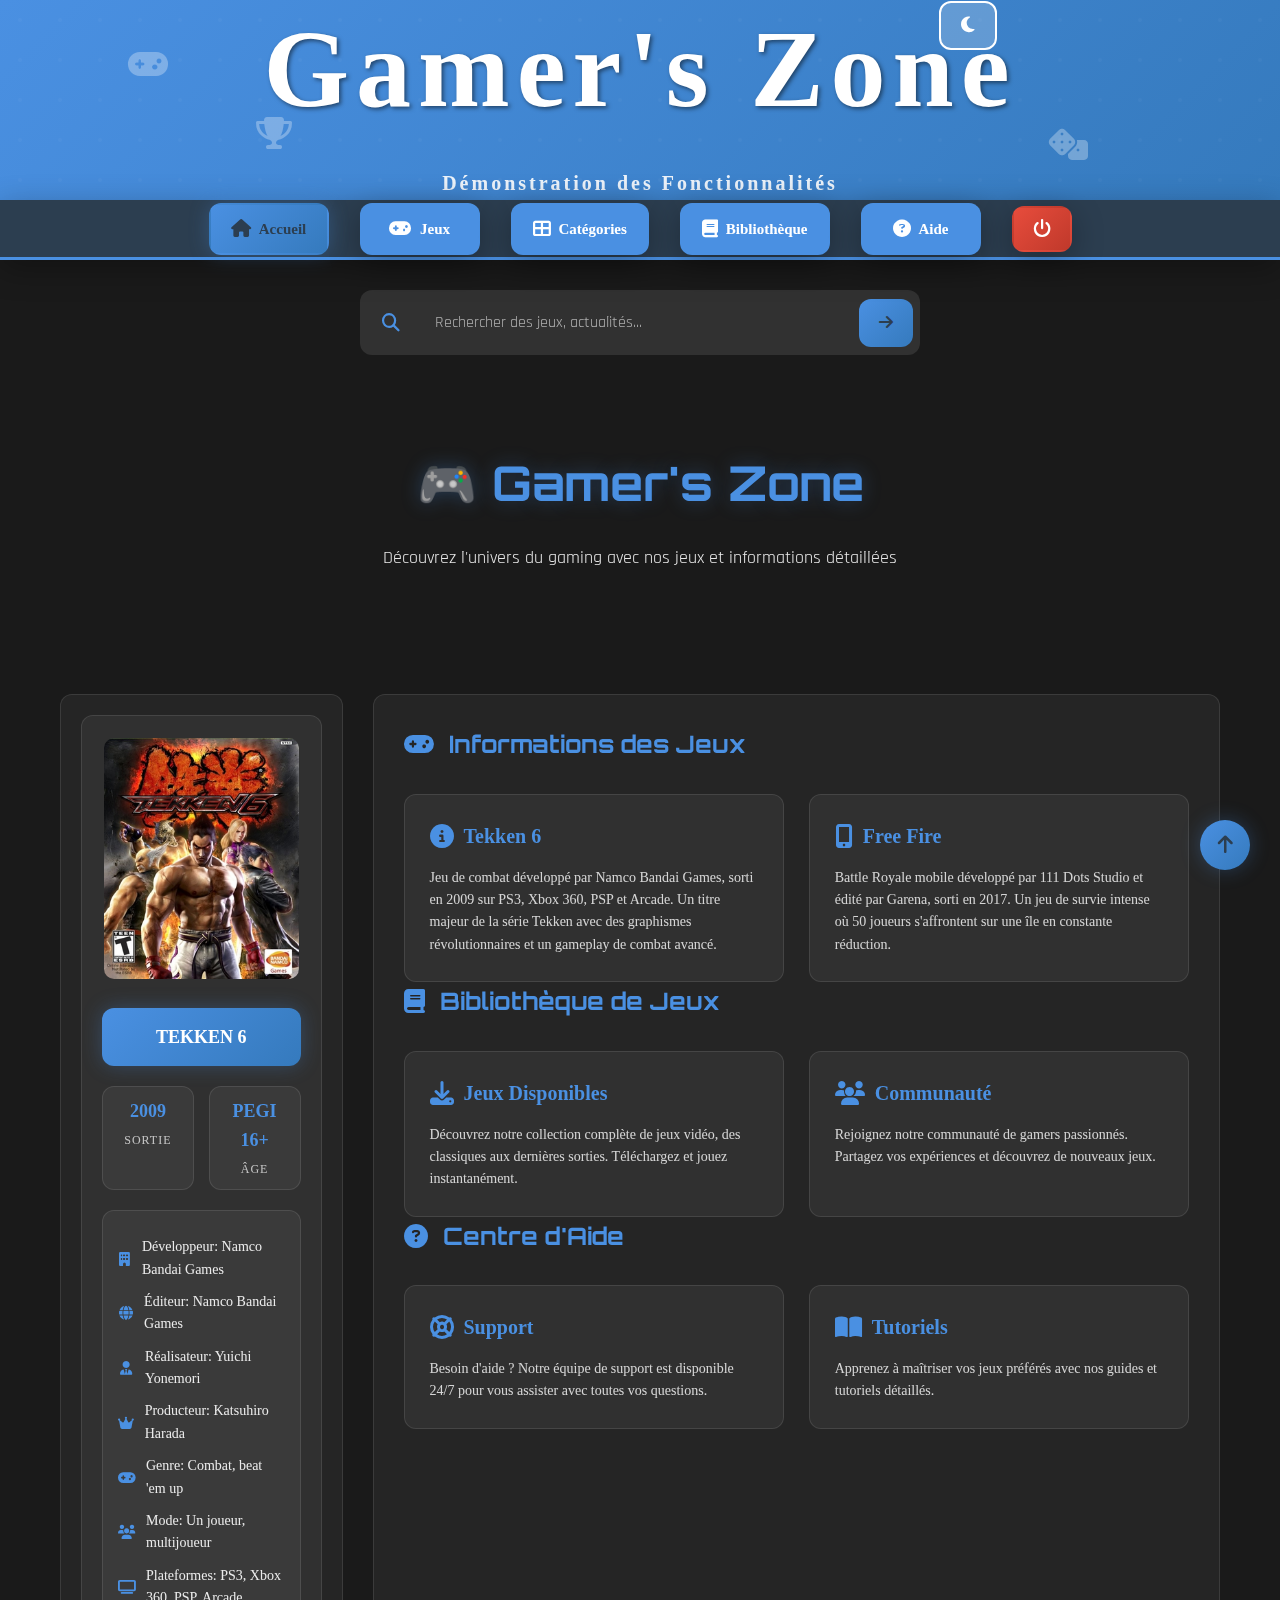
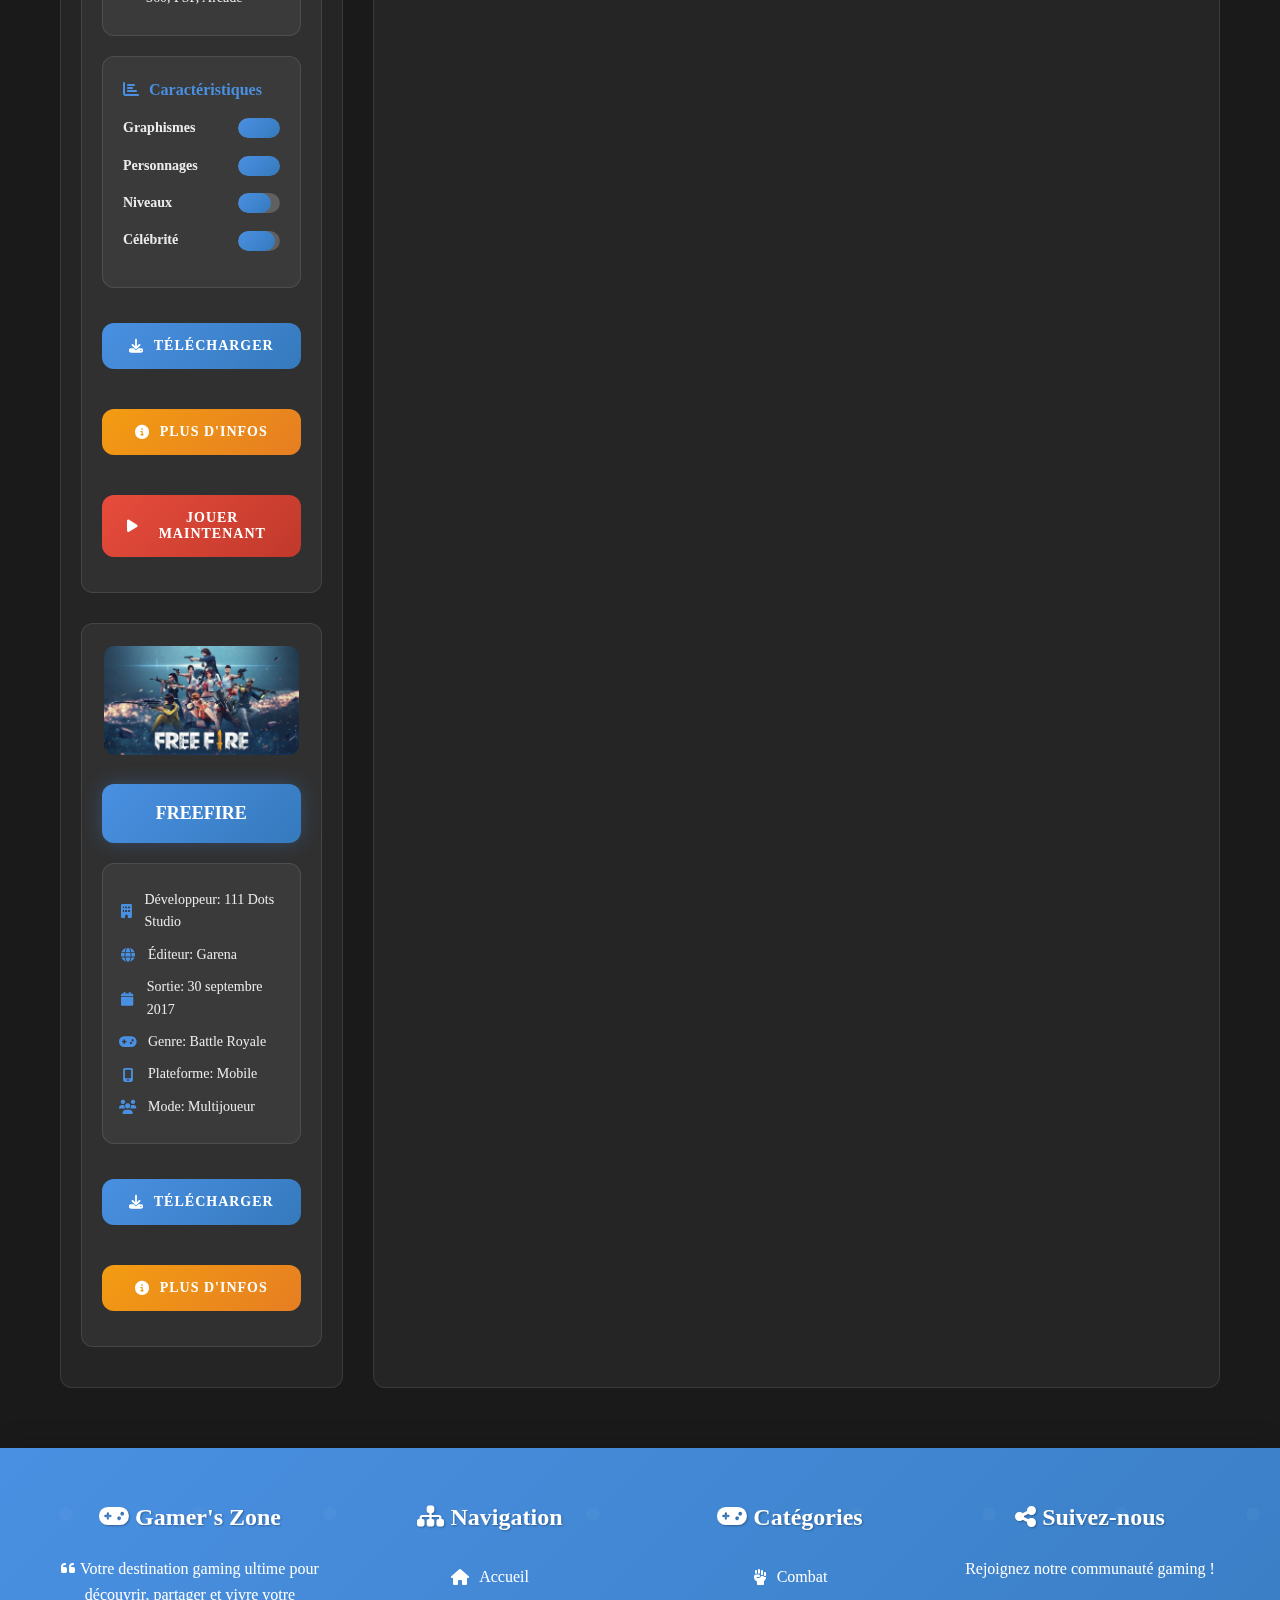
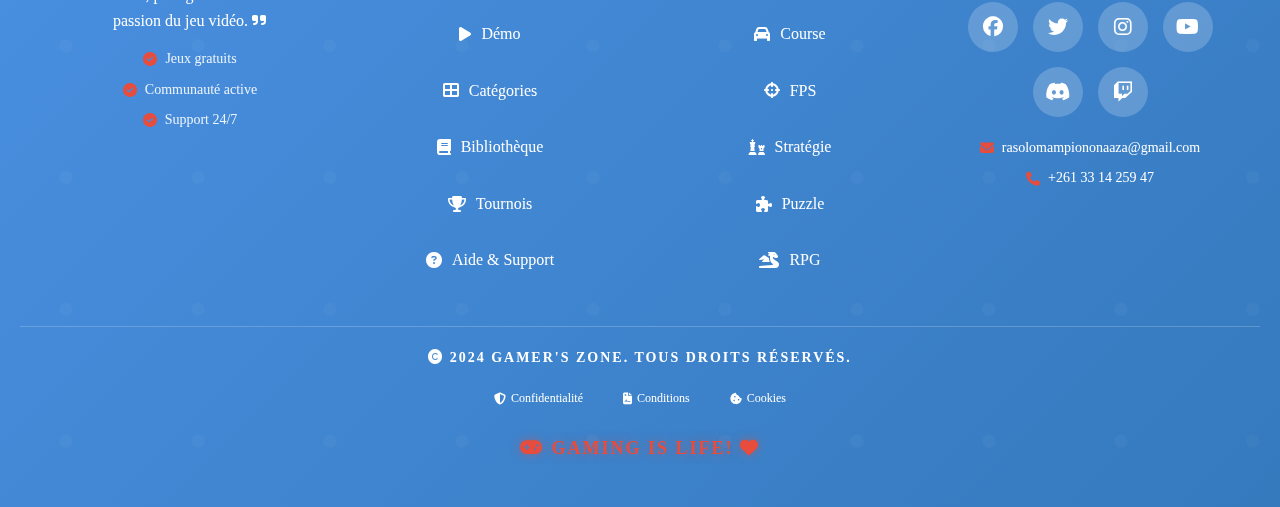
<file: index.html>
<!DOCTYPE html>
<html lang="fr">
  <head>
    <meta charset="UTF-8" />
    <meta name="viewport" content="width=device-width, initial-scale=1.0" />
    <title>Gamer's Zone - Démo des Fonctionnalités</title>
    <meta
      name="description"
      content="Démonstration des nouvelles fonctionnalités de Gamer's Zone"
    />

    <!-- Styles CSS -->
    <link rel="stylesheet" href="gamer.css" />

    <!-- Font Awesome Icons -->
    <link rel="stylesheet" href="fontawesome/css/all.min.css" />

    <!-- Google Fonts -->
    <link
      href="https://fonts.googleapis.com/css2?family=Orbitron:wght@400;700;900&family=Rajdhani:wght@300;400;500;600;700&display=swap"
      rel="stylesheet"
    />

    <!-- Script JavaScript -->
    <script src="gamer.js" defer></script>
  </head>
  <body>
    <!-- Particules d'arrière-plan -->
    <div class="gaming-particles"></div>

    <!-- Header principal -->
    <header id="accueil">
      <div class="header-content">
        <h1 class="main-title">Gamer's Zone</h1>
        <h2 class="subtitle">Démonstration des Fonctionnalités</h2>
        <div class="header-actions">
          <button class="theme-toggle" onclick="toggleTheme()">
            <i class="fas fa-moon"></i>
          </button>
        </div>
      </div>
      <div class="header-decoration">
        <div class="floating-icon"><i class="fas fa-gamepad"></i></div>
        <div class="floating-icon"><i class="fas fa-dice"></i></div>
        <div class="floating-icon"><i class="fas fa-trophy"></i></div>
      </div>
    </header>

    <!-- Navigation principale -->
    <nav class="main-nav">
      <div class="nav-container">
        <button class="menu-toggle" onclick="toggleMobileMenu()">
          <span></span>
          <span></span>
          <span></span>
        </button>
        <ul id="myMenu">
          <li>
            <a href="#accueil" class="nav-link active"
              ><i class="fas fa-home"></i> Accueil</a
            >
          </li>
          <li>
            <a href="#jeux" class="nav-link"
              ><i class="fas fa-gamepad"></i> Jeux</a
            >
          </li>
          <li>
            <a href="#categories" class="nav-link"
              ><i class="fas fa-th-large"></i> Catégories</a
            >
          </li>
          <li>
            <a href="#bibliotheque" class="nav-link"
              ><i class="fas fa-book"></i> Bibliothèque</a
            >
          </li>
          <li>
            <a href="#aide" class="nav-link"
              ><i class="fas fa-question-circle"></i> Aide</a
            >
          </li>
          <li>
            <a href="#" class="nav-link power-btn"
              ><i class="fas fa-power-off"></i
            ></a>
          </li>
        </ul>
      </div>
    </nav>

    <!-- Barre de recherche moderne -->
    <div class="search-container">
      <div class="search-wrapper">
        <i class="fas fa-search search-icon"></i>
        <input
          type="text"
          placeholder="Rechercher des jeux, actualités..."
          id="mySearch"
          onkeyup="myFunction()"
        />
        <button
          class="search-btn"
          onclick="document.getElementById('mySearch').focus()"
        >
          <i class="fas fa-arrow-right"></i>
        </button>
      </div>
    </div>

    <!-- Section de présentation -->
    <section class="hero-section">
      <div class="hero-content">
        <h3 class="hero-title">🎮 Gamer's Zone</h3>
        <p class="hero-description">
          Découvrez l'univers du gaming avec nos jeux et informations détaillées
        </p>
      </div>
    </section>

    <!-- Contenu principal -->
    <div class="contenu" id="contenu">
      <div class="wrapper">
        <aside class="sidebar" id="jeux">
          <article class="game-card">
            <div class="game-image-container">
              <img
                src="img/teken.jpg"
                alt="Tekken 6"
                id="tekken"
                class="game-image"
              />
              <div class="game-overlay">
                <i class="fas fa-play"></i>
              </div>
            </div>
            <h3 class="title">TEKKEN 6</h3>

            <!-- Statistiques du jeu -->
            <div class="game-stats">
              <div class="stat-item">
                <div class="stat-value">2009</div>
                <div class="stat-label">Sortie</div>
              </div>
              <div class="stat-item">
                <div class="stat-value">PEGI 16+</div>
                <div class="stat-label">Âge</div>
              </div>
            </div>

            <div class="game-info">
              <p>
                <i class="fas fa-building"></i> Développeur: Namco Bandai Games
              </p>
              <p><i class="fas fa-globe"></i> Éditeur: Namco Bandai Games</p>
              <p>
                <i class="fas fa-user-tie"></i> Réalisateur: Yuichi Yonemori
              </p>
              <p><i class="fas fa-crown"></i> Producteur: Katsuhiro Harada</p>
              <p><i class="fas fa-gamepad"></i> Genre: Combat, beat 'em up</p>
              <p><i class="fas fa-users"></i> Mode: Un joueur, multijoueur</p>
              <p>
                <i class="fas fa-tv"></i> Plateformes: PS3, Xbox 360, PSP,
                Arcade
              </p>
            </div>

            <!-- Barres de progression pour les caractéristiques -->
            <div class="game-characteristics">
              <h4><i class="fas fa-chart-bar"></i> Caractéristiques</h4>
              <div class="char-item">
                <span>Graphismes</span>
                <progress value="100" max="100"></progress>
              </div>
              <div class="char-item">
                <span>Personnages</span>
                <progress value="100" max="100"></progress>
              </div>
              <div class="char-item">
                <span>Niveaux</span>
                <progress value="80" max="100"></progress>
              </div>
              <div class="char-item">
                <span>Célébrité</span>
                <progress value="90" max="100"></progress>
              </div>
            </div>

            <div class="game-actions">
              <button class="installer1">
                <i class="fas fa-download"></i> Télécharger
              </button>
              <button class="installer2">
                <i class="fas fa-info-circle"></i> Plus d'infos
              </button>
              <button class="installer">
                <i class="fas fa-play"></i> Jouer maintenant
              </button>
            </div>
          </article>

          <!-- Deuxième jeu : Free Fire -->
          <article class="game-card" style="margin-top: 30px">
            <div class="game-image-container">
              <img src="img/free.jpg" alt="Free Fire" class="game-image" />
              <div class="game-overlay">
                <i class="fas fa-play"></i>
              </div>
            </div>
            <h3 class="title">FREEFIRE</h3>

            <div class="game-info">
              <p>
                <i class="fas fa-building"></i> Développeur: 111 Dots Studio
              </p>
              <p><i class="fas fa-globe"></i> Éditeur: Garena</p>
              <p><i class="fas fa-calendar"></i> Sortie: 30 septembre 2017</p>
              <p><i class="fas fa-gamepad"></i> Genre: Battle Royale</p>
              <p><i class="fas fa-mobile-alt"></i> Plateforme: Mobile</p>
              <p><i class="fas fa-users"></i> Mode: Multijoueur</p>
            </div>

            <div class="game-actions">
              <button class="installer1">
                <i class="fas fa-download"></i> Télécharger
              </button>
              <button class="installer2">
                <i class="fas fa-info-circle"></i> Plus d'infos
              </button>
            </div>
          </article>
        </aside>

        <main class="main-content">
          <section class="content-section" id="categories">
            <h2 class="section-title">
              <i class="fas fa-gamepad"></i> Informations des Jeux
            </h2>

            <div class="game-info-section">
              <div class="info-card">
                <h3><i class="fas fa-info-circle"></i> Tekken 6</h3>
                <p>
                  Jeu de combat développé par Namco Bandai Games, sorti en 2009
                  sur PS3, Xbox 360, PSP et Arcade. Un titre majeur de la série
                  Tekken avec des graphismes révolutionnaires et un gameplay de
                  combat avancé.
                </p>
              </div>

              <div class="info-card">
                <h3><i class="fas fa-mobile-alt"></i> Free Fire</h3>
                <p>
                  Battle Royale mobile développé par 111 Dots Studio et édité
                  par Garena, sorti en 2017. Un jeu de survie intense où 50
                  joueurs s'affrontent sur une île en constante réduction.
                </p>
              </div>
            </div>
          </section>

          <!-- Section Bibliothèque -->
          <section class="content-section" id="bibliotheque">
            <h2 class="section-title">
              <i class="fas fa-book"></i> Bibliothèque de Jeux
            </h2>
            <div class="game-info-section">
              <div class="info-card">
                <h3><i class="fas fa-download"></i> Jeux Disponibles</h3>
                <p>
                  Découvrez notre collection complète de jeux vidéo, des
                  classiques aux dernières sorties. Téléchargez et jouez
                  instantanément.
                </p>
              </div>
              <div class="info-card">
                <h3><i class="fas fa-users"></i> Communauté</h3>
                <p>
                  Rejoignez notre communauté de gamers passionnés. Partagez vos
                  expériences et découvrez de nouveaux jeux.
                </p>
              </div>
            </div>
          </section>

          <!-- Section Aide -->
          <section class="content-section" id="aide">
            <h2 class="section-title">
              <i class="fas fa-question-circle"></i> Centre d'Aide
            </h2>
            <div class="game-info-section">
              <div class="info-card">
                <h3><i class="fas fa-life-ring"></i> Support</h3>
                <p>
                  Besoin d'aide ? Notre équipe de support est disponible 24/7
                  pour vous assister avec toutes vos questions.
                </p>
              </div>
              <div class="info-card">
                <h3><i class="fas fa-book-open"></i> Tutoriels</h3>
                <p>
                  Apprenez à maîtriser vos jeux préférés avec nos guides et
                  tutoriels détaillés.
                </p>
              </div>
            </div>
          </section>
        </main>
      </div>
    </div>

    <!-- Footer moderne -->
    <footer>
      <div class="footer-content">
        <div class="footer-section">
          <h3><i class="fas fa-gamepad"></i> Gamer's Zone</h3>
          <p>
            <i class="fas fa-quote-left"></i> Votre destination gaming ultime
            pour découvrir, partager et vivre votre passion du jeu vidéo.
            <i class="fas fa-quote-right"></i>
          </p>
          <div class="footer-features">
            <span><i class="fas fa-check-circle"></i> Jeux gratuits</span>
            <span><i class="fas fa-check-circle"></i> Communauté active</span>
            <span><i class="fas fa-check-circle"></i> Support 24/7</span>
          </div>
        </div>
        <div class="footer-section">
          <h4><i class="fas fa-sitemap"></i> Navigation</h4>
          <ul>
            <li>
              <a href="gamer-modern.html"
                ><i class="fas fa-home"></i> Accueil</a
              >
            </li>
            <li>
              <a href="demo.html"><i class="fas fa-play"></i> Démo</a>
            </li>
            <li>
              <a href="#"><i class="fas fa-th-large"></i> Catégories</a>
            </li>
            <li>
              <a href="#"><i class="fas fa-book"></i> Bibliothèque</a>
            </li>
            <li>
              <a href="#"><i class="fas fa-trophy"></i> Tournois</a>
            </li>
            <li>
              <a href="#"
                ><i class="fas fa-question-circle"></i> Aide & Support</a
              >
            </li>
          </ul>
        </div>
        <div class="footer-section">
          <h4><i class="fas fa-gamepad"></i> Catégories</h4>
          <ul>
            <li>
              <a href="#"><i class="fas fa-fist-raised"></i> Combat</a>
            </li>
            <li>
              <a href="#"><i class="fas fa-car"></i> Course</a>
            </li>
            <li>
              <a href="#"><i class="fas fa-crosshairs"></i> FPS</a>
            </li>
            <li>
              <a href="#"><i class="fas fa-chess"></i> Stratégie</a>
            </li>
            <li>
              <a href="#"><i class="fas fa-puzzle-piece"></i> Puzzle</a>
            </li>
            <li>
              <a href="#"><i class="fas fa-dragon"></i> RPG</a>
            </li>
          </ul>
        </div>
        <div class="footer-section">
          <h4><i class="fas fa-share-alt"></i> Suivez-nous</h4>
          <p>Rejoignez notre communauté gaming !</p>
          <div class="social-links">
            <a href="#" class="social-link" title="Facebook"
              ><i class="fab fa-facebook"></i
            ></a>
            <a href="#" class="social-link" title="Twitter"
              ><i class="fab fa-twitter"></i
            ></a>
            <a href="#" class="social-link" title="Instagram"
              ><i class="fab fa-instagram"></i
            ></a>
            <a href="#" class="social-link" title="YouTube"
              ><i class="fab fa-youtube"></i
            ></a>
            <a href="#" class="social-link" title="Discord"
              ><i class="fab fa-discord"></i
            ></a>
            <a href="#" class="social-link" title="Twitch"
              ><i class="fab fa-twitch"></i
            ></a>
          </div>
          <div class="footer-contact">
            <p><i class="fas fa-envelope"></i>rasolomampiononaaza@gmail.com</p>
            <p><i class="fas fa-phone"></i> +261 33 14 259 47</p>
          </div>
        </div>
      </div>
      <div class="footer-bottom">
        <div class="footer-bottom-content">
          <p>
            <i class="fas fa-copyright"></i> 2024 Gamer's Zone. Tous droits
            réservés.
          </p>
          <div class="footer-bottom-links">
            <a href="#"><i class="fas fa-shield-alt"></i> Confidentialité</a>
            <a href="#"><i class="fas fa-file-contract"></i> Conditions</a>
            <a href="#"><i class="fas fa-cookie-bite"></i> Cookies</a>
          </div>
          <p class="footer-motto">
            <i class="fas fa-gamepad"></i> Gaming is Life!
            <i class="fas fa-heart"></i>
          </p>
        </div>
      </div>
    </footer>

    <!-- Bouton retour en haut -->
    <button
      class="back-to-top"
      onclick="window.scrollTo({top: 0, behavior: 'smooth'})"
    >
      <i class="fas fa-arrow-up"></i>
    </button>

    <script>
      // Variables globales pour le thème
      let currentTheme = "dark";

      // Fonction de changement de thème
      function toggleTheme() {
        const newTheme = currentTheme === "dark" ? "light" : "dark";
        setTheme(newTheme);

        // Sauvegarder dans le localStorage
        localStorage.setItem("gamer-theme", newTheme);

        // Mettre à jour le bouton
        const themeToggle = document.querySelector(".theme-toggle");
        if (themeToggle) {
          const icon = themeToggle.querySelector("i");
          if (icon) {
            icon.className = newTheme === "dark" ? "fas fa-sun" : "fas fa-moon";
          }
        }
      }

      // Appliquer le thème
      function setTheme(theme) {
        currentTheme = theme;
        document.documentElement.setAttribute("data-theme", theme);
      }

      // Initialisation du thème au chargement
      function initializeTheme() {
        const savedTheme = localStorage.getItem("gamer-theme") || "dark";
        setTheme(savedTheme);

        // Mettre à jour le bouton de thème
        const themeToggle = document.querySelector(".theme-toggle");
        if (themeToggle) {
          const icon = themeToggle.querySelector("i");
          if (icon) {
            icon.className =
              currentTheme === "dark" ? "fas fa-moon" : "fas fa-sun";
          }
        }
      }

      // Gestion du menu mobile
      function toggleMobileMenu() {
        const menu = document.getElementById("myMenu");
        const menuToggle = document.querySelector(".menu-toggle");

        menu.classList.toggle("nav-open");
        menuToggle.classList.toggle("active");
      }

      // Fermer le menu mobile quand on clique sur un lien
      function closeMobileMenu() {
        const menu = document.getElementById("myMenu");
        const menuToggle = document.querySelector(".menu-toggle");

        menu.classList.remove("nav-open");
        menuToggle.classList.remove("active");
      }

      // Gestion de la navigation par ancres
      function setupNavigation() {
        const navLinks = document.querySelectorAll(".nav-link");

        // Gérer le clic sur les liens de navigation
        navLinks.forEach((link) => {
          link.addEventListener("click", function (e) {
            e.preventDefault();

            // Retirer la classe active de tous les liens
            navLinks.forEach((l) => l.classList.remove("active"));

            // Ajouter la classe active au lien cliqué
            this.classList.add("active");

            // Faire défiler vers la section correspondante
            const targetId = this.getAttribute("href").substring(1);
            const targetSection = document.getElementById(targetId);

            if (targetSection) {
              targetSection.scrollIntoView({
                behavior: "smooth",
                block: "start"
              });
            }

            // Fermer le menu mobile
            closeMobileMenu();
          });
        });

        // Fermer le menu mobile quand on clique en dehors
        document.addEventListener("click", function (e) {
          const menu = document.getElementById("myMenu");
          const menuToggle = document.querySelector(".menu-toggle");

          if (!menu.contains(e.target) && !menuToggle.contains(e.target)) {
            closeMobileMenu();
          }
        });

        // Mettre en surbrillance le lien actif selon le scroll
        window.addEventListener("scroll", function () {
          const sections = document.querySelectorAll("section[id], header[id]");
          const navLinks = document.querySelectorAll(".nav-link");

          let current = "";
          sections.forEach((section) => {
            const sectionTop = section.offsetTop;
            const sectionHeight = section.clientHeight;
            if (window.pageYOffset >= sectionTop - 200) {
              current = section.getAttribute("id");
            }
          });

          navLinks.forEach((link) => {
            link.classList.remove("active");
            if (link.getAttribute("href") === `#${current}`) {
              link.classList.add("active");
            }
          });
        });
      }

      // Test automatique des fonctionnalités
      document.addEventListener("DOMContentLoaded", function () {
        // Initialiser le thème
        initializeTheme();

        // Initialiser la navigation
        setupNavigation();

        setTimeout(() => {
          console.log("🎮 Gamer's Zone - Page chargée avec succès !");
          console.log("✨ Fonctionnalités disponibles :");
          console.log("   - Mode sombre/clair (bouton en haut à droite)");
          console.log("   - Animations CSS au survol");
          console.log("   - Design responsive");
          console.log("   - Particules d'arrière-plan");
          console.log("   - Effets hover 3D sur les cartes");
          console.log("   - Navigation par ancres fluide");
        }, 1000);
      });
    </script>
  </body>
</html>
</file>
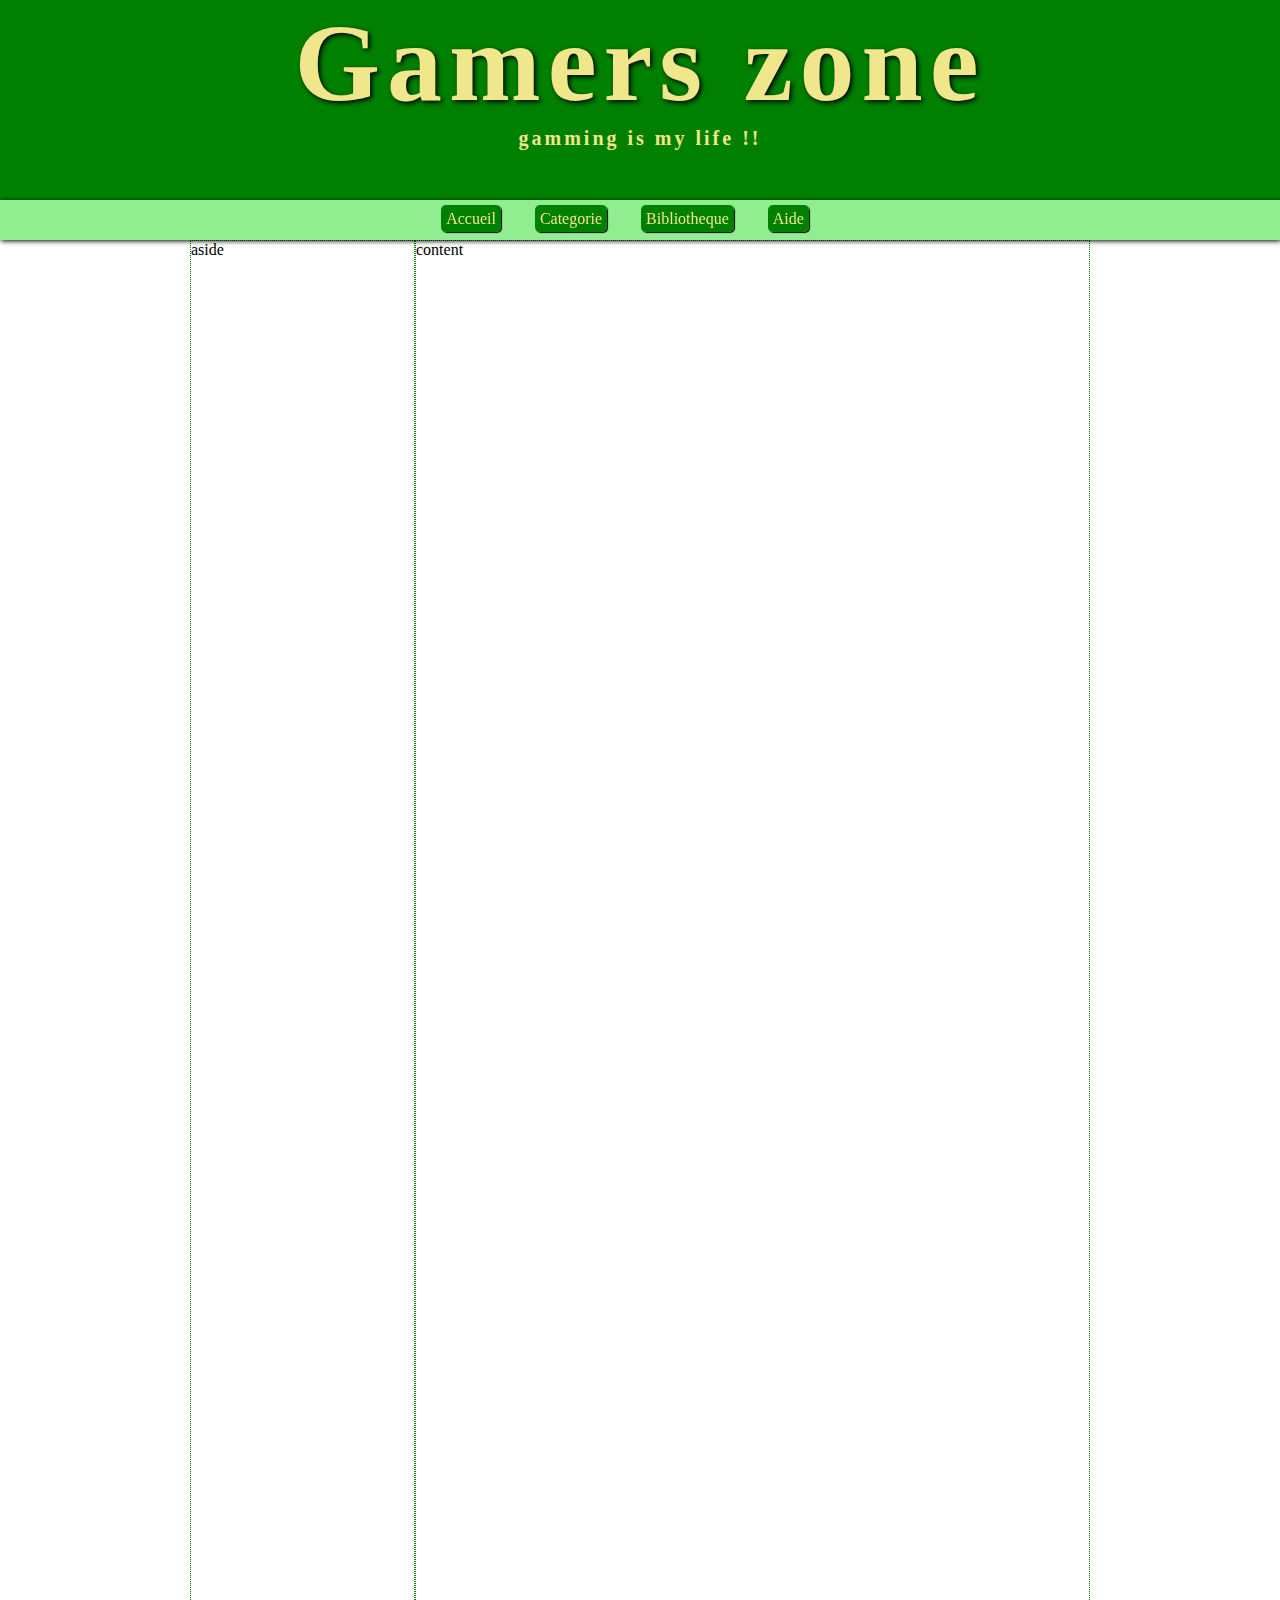
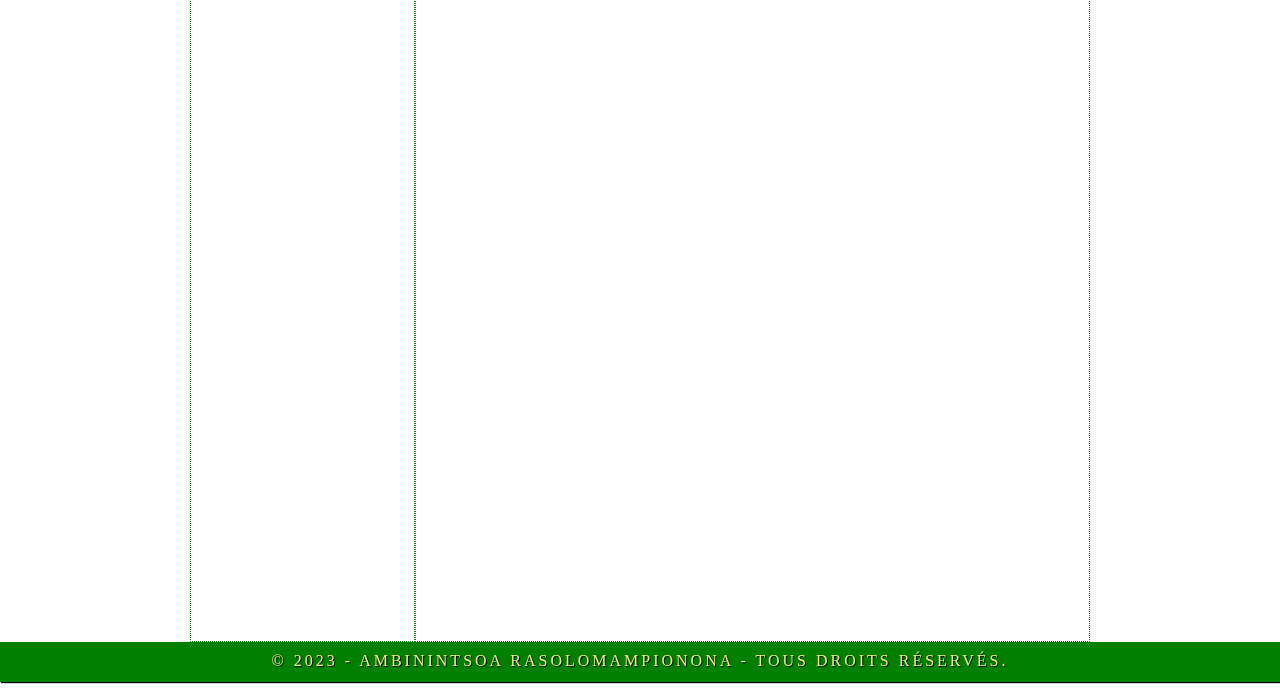
<file: aide/aide.html>
<!DOCTYPE html>
<head>
    <title>gamer's zone</title>
    <link rel="stylesheet" href="aide.css">
</head>
<body>
    <header>
        <h1>Gamers zone</h1>
        <h2>gamming is my life !!</h2>
    </header>

    <nav>
        <ul>
            <li><a href="gamer.html">Accueil</a></li>
            <li><a href="categorie/categorie.html">Categorie</a></li>
            <li><a href="bibliotheque/bibliotheqhe.html">Bibliotheque</a></li>
            <li><a href="aide/aide.html">Aide</a></li>
        </ul>
    </nav>

    <div class="wrapper">
        <aside>
            aside
        </aside>
        <section>
            content
        </section>
    </div>
    <footer>
        <p>&copy 2023 - Ambinintsoa Rasolomampionona - Tous droits réservés.</p>
    </footer>
</body>
</file>
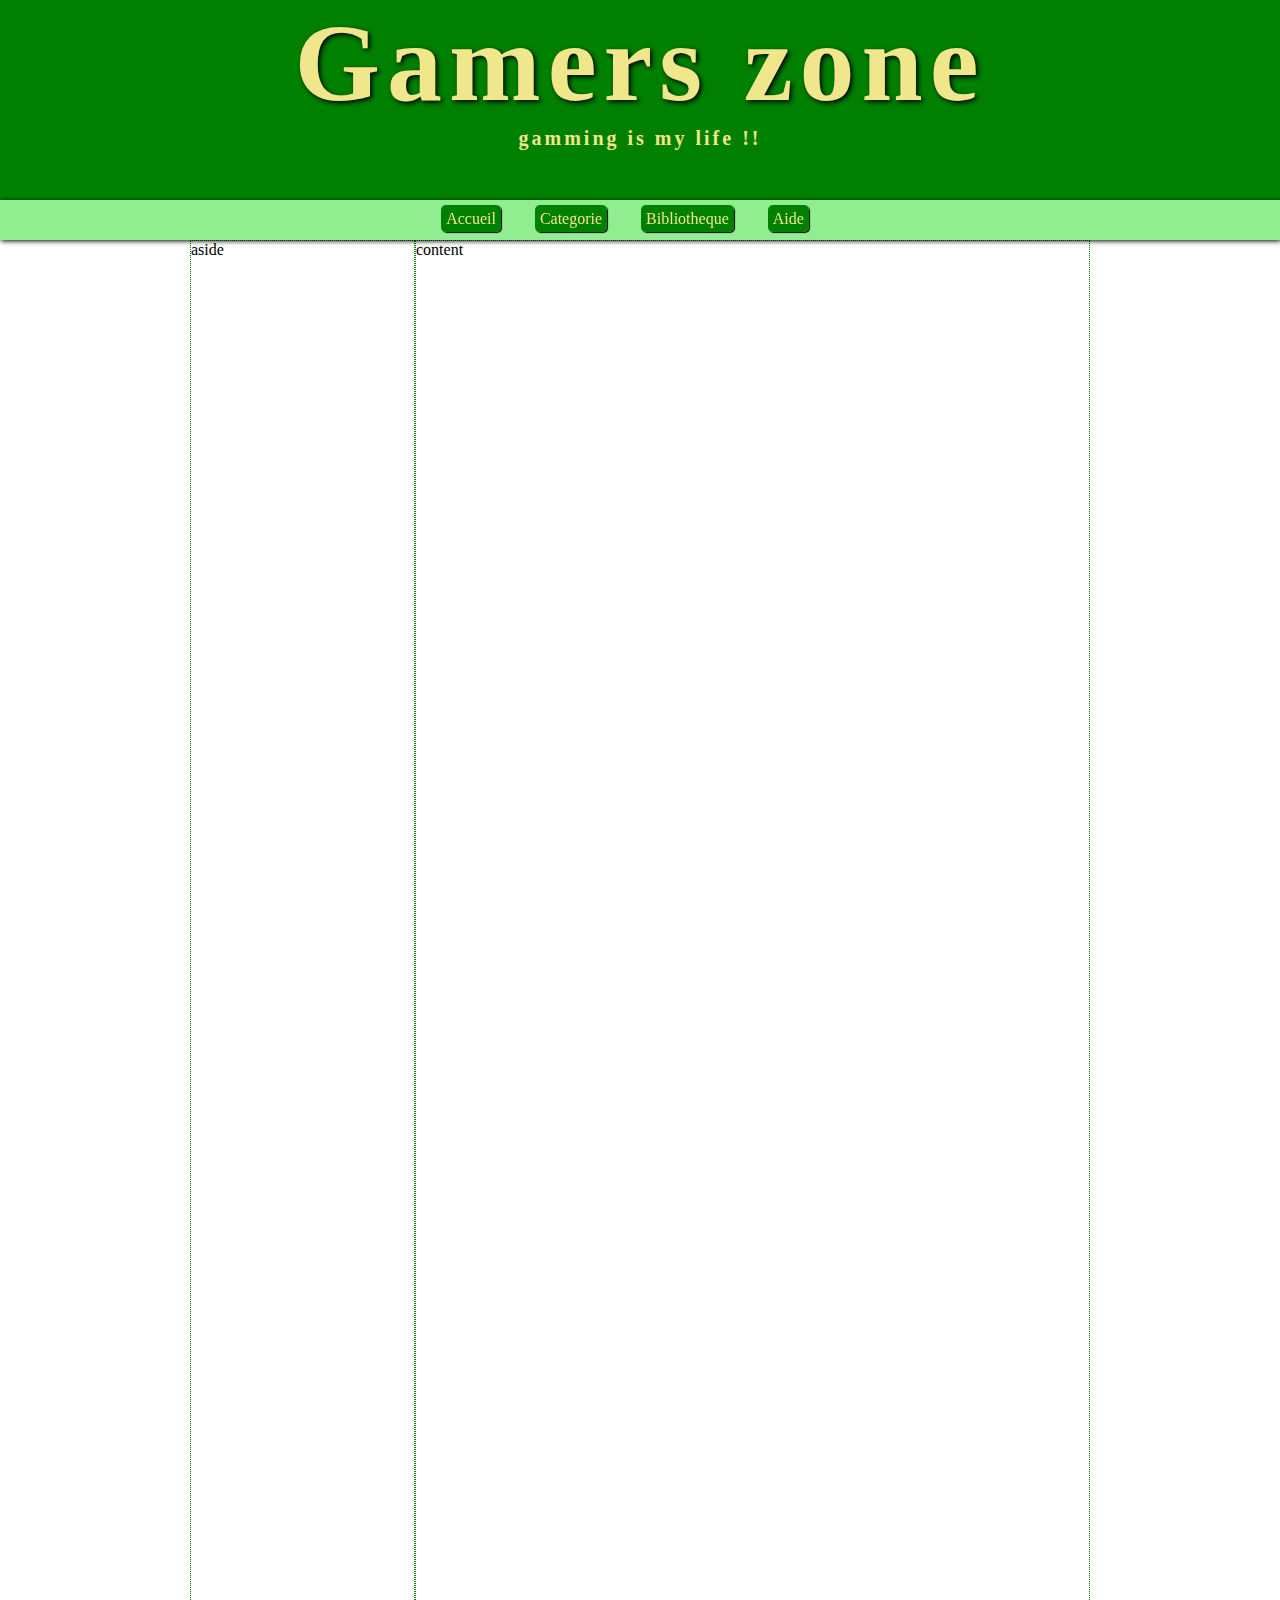
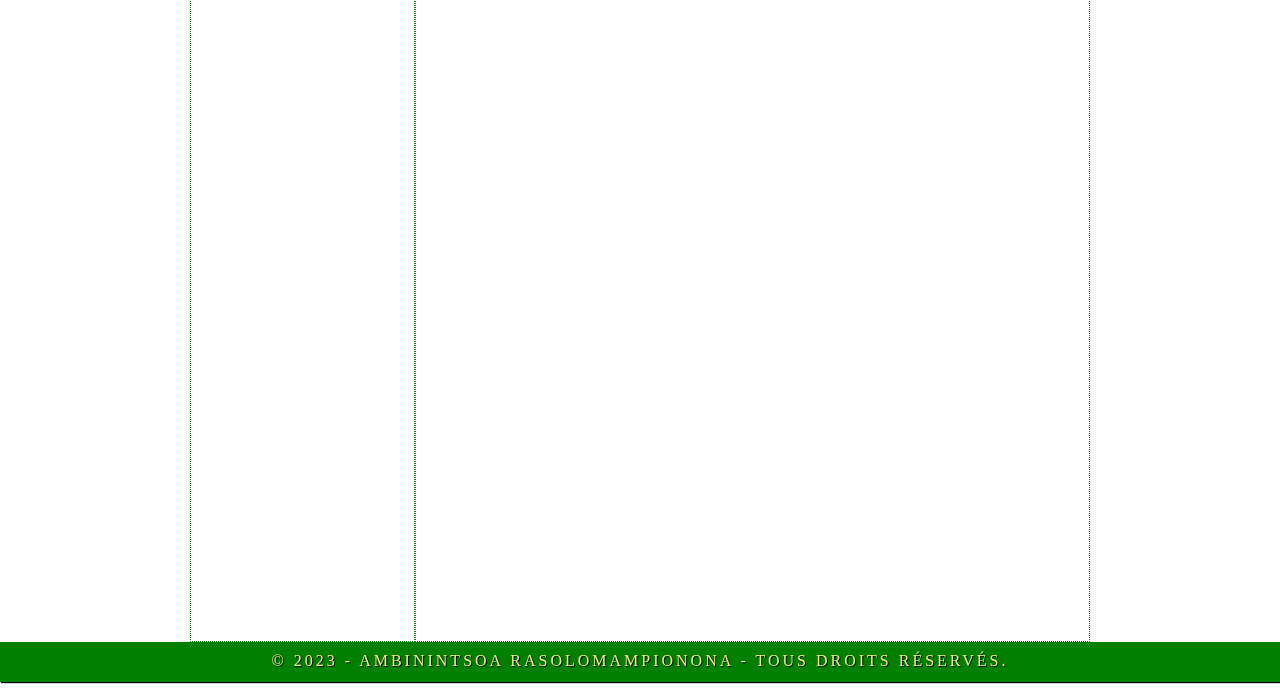
<file: bibliotheque/bibliotheqhe.html>
<!DOCTYPE html>
<head>
    <title>gamer's zone</title>
    <link rel="stylesheet" href="bibliotheque.css">
</head>
<body>
    <header>
        <h1>Gamers zone</h1>
        <h2>gamming is my life !!</h2>
    </header>

    <nav>
        <ul>
            <li><a href="gamer.html">Accueil</a></li>
            <li><a href="categorie/categorie.html">Categorie</a></li>
            <li><a href="bibliotheque/bibliotheqhe.html">Bibliotheque</a></li>
            <li><a href="aide/aide.html">Aide</a></li>
        </ul>
    </nav>

    <div class="wrapper">
        <aside>
            aside
        </aside>
        <section>
            content
        </section>
    </div>
    <footer>
        <p>&copy 2023 - Ambinintsoa Rasolomampionona - Tous droits réservés.</p>
    </footer>
</body>
</file>
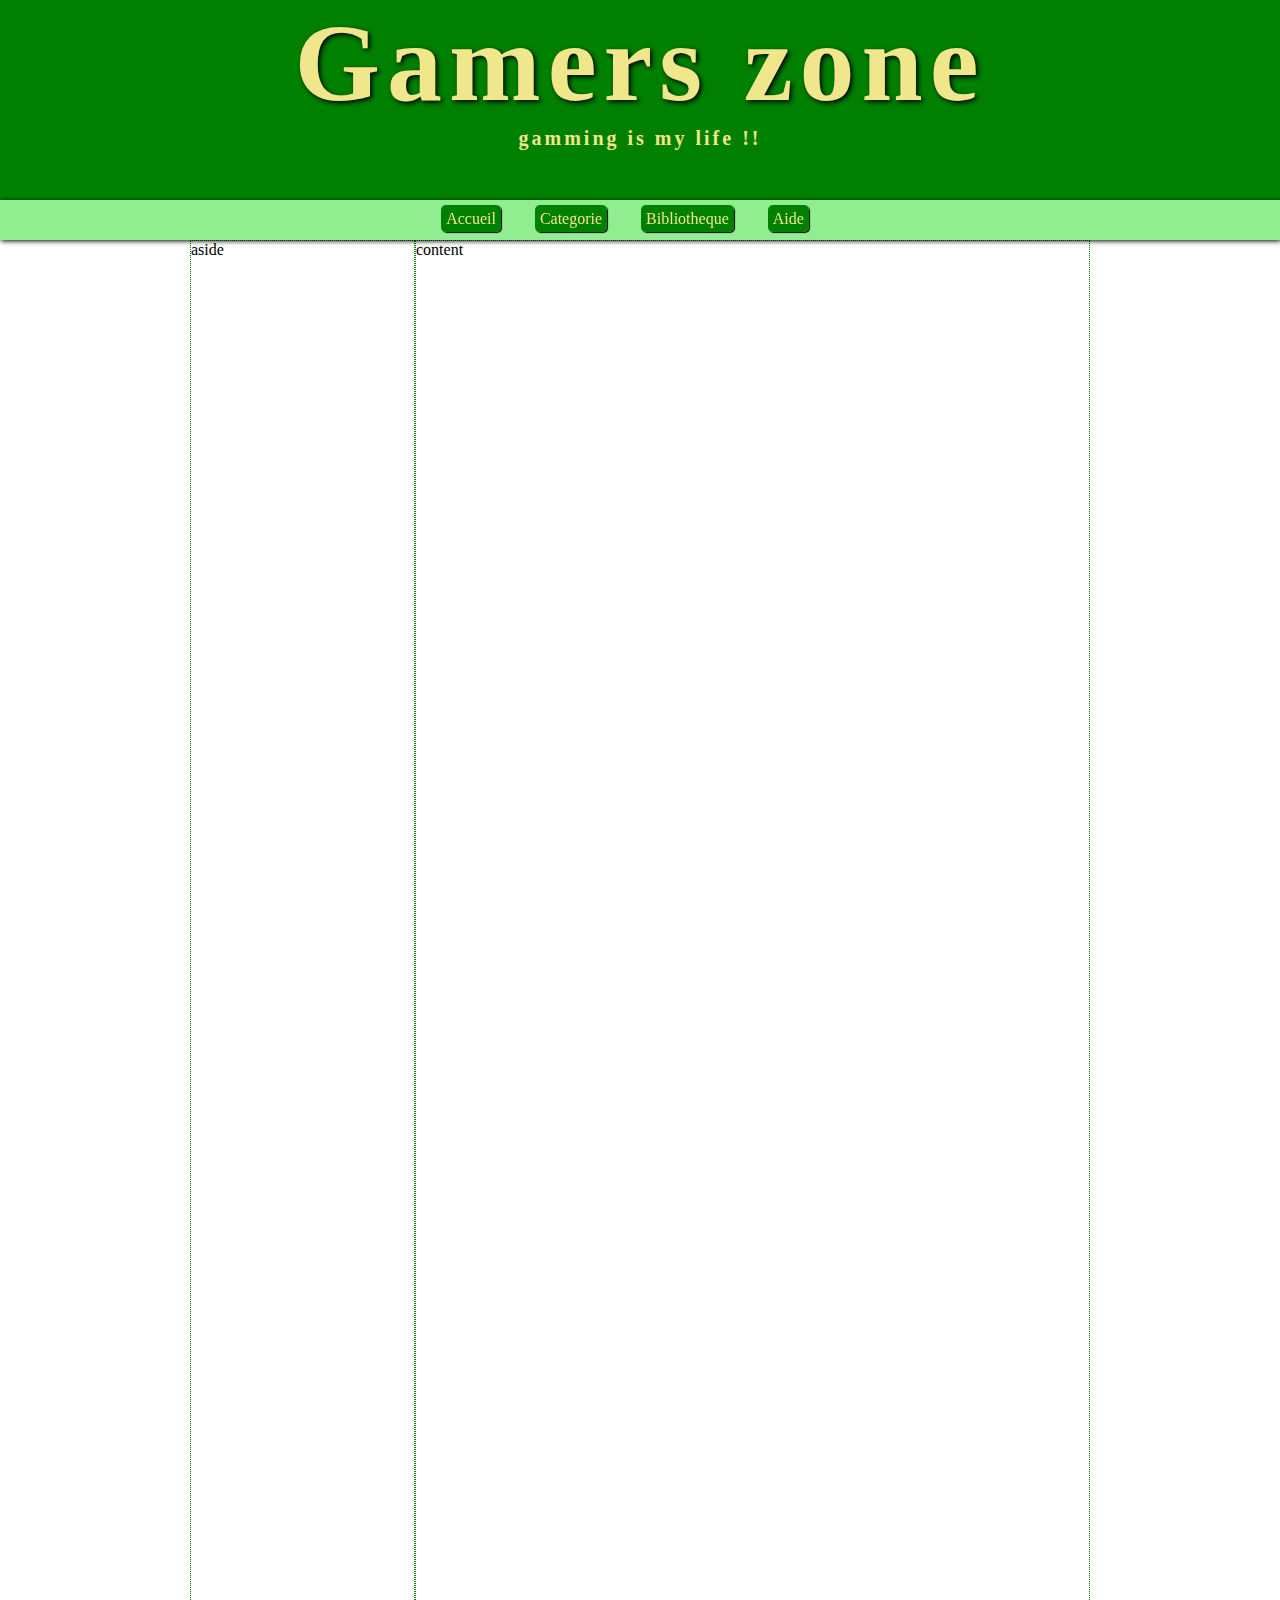
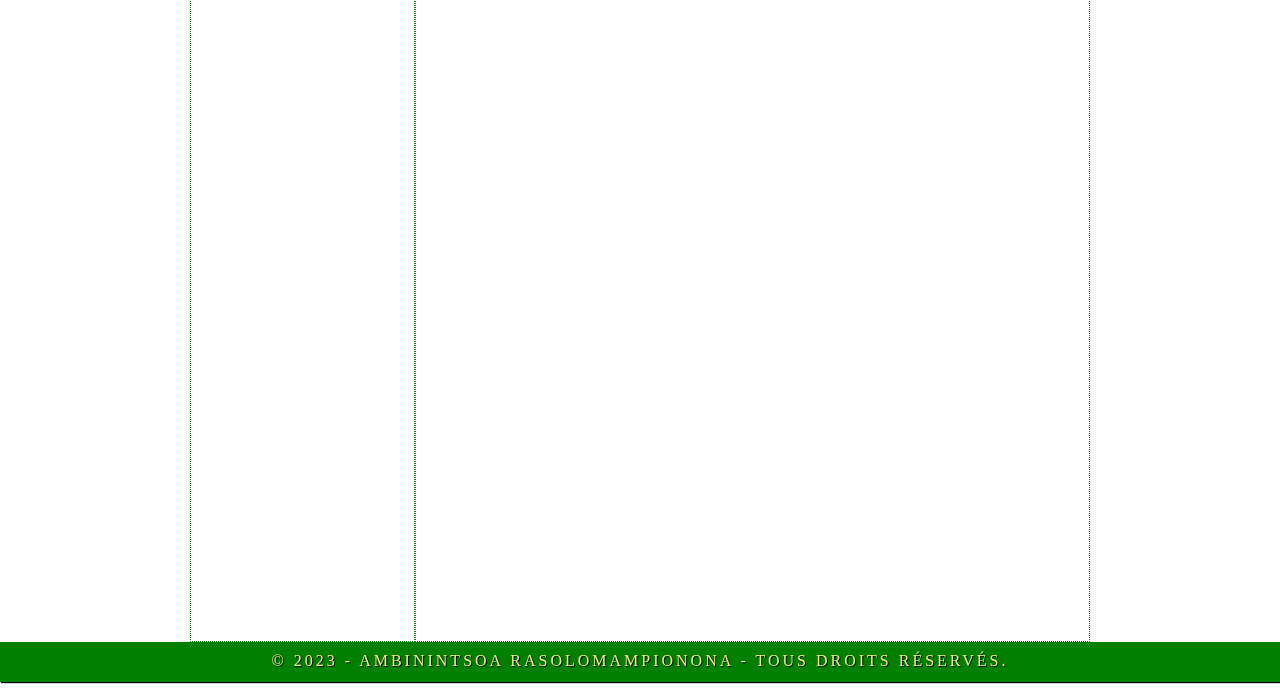
<file: bibliotheque/categorie/categorie.html>
<!DOCTYPE html>
<head>
    <title>gamer's zone</title>
    <link rel="stylesheet" href="categorie.css">
</head>
<body>
    <header>
        <h1>Gamers zone</h1>
        <h2>gamming is my life !!</h2>
    </header>

    <nav>
        <ul>
            <li><a href="gamer.html">Accueil</a></li>
            <li><a href="categorie.html">Categorie</a></li>
            <li><a href="bibliotheqhe.html">Bibliotheque</a></li>
            <li><a href="aide.html">Aide</a></li>
        </ul>
    </nav>

    <div class="wrapper">
        <aside>
            aside
        </aside>
        <section>
            content
        </section>
    </div>
    <footer>
        <p>&copy 2023 - Ambinintsoa Rasolomampionona - Tous droits réservés.</p>
    </footer>
</body>
</file>
<file: aide/aide.css>
*{
    margin: 0;
    padding: 0;
}
header {
    background-color:green;
    height: 200px;
    color: khaki;
    text-align: center;
    font-family:'caveat', cursive;
}
header h1{
    font-size: 110px;
    letter-spacing: 7px;
    text-shadow: 2px 2px 5px black;
}
header h2{
    font-size: 20px;
    letter-spacing: 3px;
}
nav{
    height: 40px;
    background-color: lightgreen;
    text-align: center;
    box-shadow: 1px 1px 5px black;
    position: sticky;
    top: 0;
}
nav li{
    display: inline-block;
    padding: 10px 30px 0 0;
}
nav a{
    text-decoration: none;
    background-color: green;
    color: khaki;
    padding: 5px;
    border-radius: 5px;
    box-shadow: 1px 1px 1px black;
}
nav a:hover{
    color: white;
    box-shadow: 2px 2px 2px black;
}
.wrapper{
    display: grid;
    grid-template-columns: 1fr 3fr;
    width: 80%;
    max-width: 900px;
    margin: auto;
}
.wrapper aside{
    border : 1px dotted green;
    height: 2000px;
}
.wrapper section{
    border : 1px dotted green;
}
footer{
    background-color: green;
    text-align: center;
    color: khaki;
    box-shadow: 1px 1px 1px black;
}
footer p{
    height: 40px;
    position :relative;
    top: 10px;
    letter-spacing: 3px;
    text-transform: uppercase;
    text-shadow: 1px 1px 1px black;

}
</file>
<file: bibliotheque/bibliotheque.css>
*{
    margin: 0;
    padding: 0;
}
header {
    background-color:green;
    height: 200px;
    color: khaki;
    text-align: center;
    font-family:'caveat', cursive;
}
header h1{
    font-size: 110px;
    letter-spacing: 7px;
    text-shadow: 2px 2px 5px black;
}
header h2{
    font-size: 20px;
    letter-spacing: 3px;
}
nav{
    height: 40px;
    background-color: lightgreen;
    text-align: center;
    box-shadow: 1px 1px 5px black;
    position: sticky;
    top: 0;
}
nav li{
    display: inline-block;
    padding: 10px 30px 0 0;
}
nav a{
    text-decoration: none;
    background-color: green;
    color: khaki;
    padding: 5px;
    border-radius: 5px;
    box-shadow: 1px 1px 1px black;
}
nav a:hover{
    color: white;
    box-shadow: 2px 2px 2px black;
}
.wrapper{
    display: grid;
    grid-template-columns: 1fr 3fr;
    width: 80%;
    max-width: 900px;
    margin: auto;
}
.wrapper aside{
    border : 1px dotted green;
    height: 2000px;
}
.wrapper section{
    border : 1px dotted green;
}
footer{
    background-color: green;
    text-align: center;
    color: khaki;
    box-shadow: 1px 1px 1px black;
}
footer p{
    height: 40px;
    position :relative;
    top: 10px;
    letter-spacing: 3px;
    text-transform: uppercase;
    text-shadow: 1px 1px 1px black;

}
</file>
<file: bibliotheque/categorie/categorie.css>
*{
    margin: 0;
    padding: 0;
}
header {
    background-color:green;
    height: 200px;
    color: khaki;
    text-align: center;
    font-family:'caveat', cursive;
}
header h1{
    font-size: 110px;
    letter-spacing: 7px;
    text-shadow: 2px 2px 5px black;
}
header h2{
    font-size: 20px;
    letter-spacing: 3px;
}
nav{
    height: 40px;
    background-color: lightgreen;
    text-align: center;
    box-shadow: 1px 1px 5px black;
    position: sticky;
    top: 0;
}
nav li{
    display: inline-block;
    padding: 10px 30px 0 0;
}
nav a{
    text-decoration: none;
    background-color: green;
    color: khaki;
    padding: 5px;
    border-radius: 5px;
    box-shadow: 1px 1px 1px black;
}
nav a:hover{
    color: white;
    box-shadow: 2px 2px 2px black;
}
.wrapper{
    display: grid;
    grid-template-columns: 1fr 3fr;
    width: 80%;
    max-width: 900px;
    margin: auto;
}
.wrapper aside{
    border : 1px dotted green;
    height: 2000px;
}
.wrapper section{
    border : 1px dotted green;
}
footer{
    background-color: green;
    text-align: center;
    color: khaki;
    box-shadow: 1px 1px 1px black;
}
footer p{
    height: 40px;
    position :relative;
    top: 10px;
    letter-spacing: 3px;
    text-transform: uppercase;
    text-shadow: 1px 1px 1px black;

}
</file>
<file: gamer.css>
/* Reset et variables CSS */
:root {
  --primary-color: #4a90e2;
  --secondary-color: #2c3e50;
  --accent-color: #e74c3c;
  --dark-bg: #1a1a1a;
  --light-bg: #f8f9fa;
  --light-text: #ffffff;
  --dark-text: #2c3e50;
  --gradient-primary: linear-gradient(135deg, #4a90e2 0%, #357abd 100%);
  --gradient-secondary: linear-gradient(135deg, #e74c3c 0%, #c0392b 100%);
  --gradient-accent: linear-gradient(135deg, #f39c12 0%, #e67e22 100%);
  --shadow-glow: 0 0 20px rgba(74, 144, 226, 0.3);
  --shadow-dark: 0 8px 32px rgba(0, 0, 0, 0.3);
  --border-radius: 12px;
  --transition: all 0.3s cubic-bezier(0.4, 0, 0.2, 1);
}

/* Mode clair */
[data-theme="light"] {
  --dark-bg: #f8f9fa;
  --light-text: #2c3e50;
  --secondary-color: #ecf0f1;
  --shadow-dark: 0 8px 32px rgba(0, 0, 0, 0.1);
}

/* Ajustements spécifiques pour le mode clair */
[data-theme="light"] .game-info p,
[data-theme="light"] .game-info span,
[data-theme="light"] .char-item span,
[data-theme="light"] .hero-description,
[data-theme="light"] .news-content p,
[data-theme="light"] .stat-card p {
  color: #2c3e50;
}

[data-theme="light"] .game-info,
[data-theme="light"] .game-characteristics,
[data-theme="light"] .game-card,
[data-theme="light"] .sidebar,
[data-theme="light"] .main-content,
[data-theme="light"] .news-card,
[data-theme="light"] .stat-card {
  background: rgba(44, 62, 80, 0.05);
  border-color: rgba(44, 62, 80, 0.1);
}

[data-theme="light"] .game-info i,
[data-theme="light"] .char-item span,
[data-theme="light"] .section-title {
  color: var(--primary-color);
}

* {
    margin: 0;
    padding: 0;
  box-sizing: border-box;
}

body {
  font-family: Cambria, Cochin, Georgia, Times, "Times New Roman", serif;
    font-size: 15px;
  line-height: 1.6;
  background: var(--dark-bg);
  color: var(--light-text);
  overflow-x: hidden;
}

/* Header moderne avec animation */
header {
  background: var(--gradient-primary);
    height: 200px;
  color: var(--light-text);
    text-align: center;
  font-family: "caveat", cursive;
  display: flex;
  flex-direction: column;
  justify-content: center;
  align-items: center;
  position: relative;
  overflow: hidden;
  box-shadow: var(--shadow-dark);
}

header::before {
  content: "";
  position: absolute;
  top: 0;
  left: 0;
  right: 0;
  bottom: 0;
  background: url('data:image/svg+xml,<svg xmlns="http://www.w3.org/2000/svg" viewBox="0 0 100 100"><defs><pattern id="gaming" x="0" y="0" width="20" height="20" patternUnits="userSpaceOnUse"><circle cx="10" cy="10" r="1" fill="rgba(255,255,255,0.1)"/></pattern></defs><rect width="100" height="100" fill="url(%23gaming)"/></svg>');
  opacity: 0.3;
}

.header-content {
  position: relative;
  z-index: 2;
  text-align: center;
}

.main-title {
  font-family: "caveat", cursive;
    font-size: 110px;
  font-weight: 900;
  color: var(--light-text);
  text-shadow: 2px 2px 4px rgba(0, 0, 0, 0.5);
    letter-spacing: 7px;
  margin-bottom: 10px;
  animation: titleGlow 2s ease-in-out infinite alternate;
}

.subtitle {
  font-family: "caveat", cursive;
    font-size: 20px;
  color: var(--light-text);
  font-weight: 600;
    letter-spacing: 3px;
  opacity: 0.9;
  margin-bottom: 20px;
}

.header-actions {
  margin-top: 20px;
}

.theme-toggle {
  background: rgba(255, 255, 255, 0.2);
  border: 2px solid var(--light-text);
  color: var(--light-text);
  padding: 12px 20px;
  border-radius: var(--border-radius);
  cursor: pointer;
  transition: var(--transition);
  font-size: 18px;
  position: absolute;
  top: 20px;
  right: 20px;
}

.theme-toggle:hover {
  background: var(--light-text);
  color: var(--primary-color);
  transform: scale(1.1);
}

.header-decoration {
  position: absolute;
  top: 0;
  left: 0;
  right: 0;
  bottom: 0;
  pointer-events: none;
}

.floating-icon {
  position: absolute;
  font-size: 2rem;
  color: rgba(255, 255, 255, 0.3);
  animation: float 6s ease-in-out infinite;
}

.floating-icon:nth-child(1) {
  top: 20%;
  left: 10%;
  animation-delay: 0s;
}

.floating-icon:nth-child(2) {
  top: 60%;
  right: 15%;
  animation-delay: 2s;
}

.floating-icon:nth-child(3) {
  bottom: 20%;
  left: 20%;
  animation-delay: 4s;
}

@keyframes titleGlow {
  0% {
    text-shadow: 2px 2px 4px rgba(0, 0, 0, 0.3);
  }
  100% {
    text-shadow: 0 0 20px rgba(0, 255, 136, 0.8), 2px 2px 4px rgba(0, 0, 0, 0.3);
  }
}

@keyframes float {
  0%,
  100% {
    transform: translateY(0px) rotate(0deg);
  }
  50% {
    transform: translateY(-20px) rotate(180deg);
  }
}

/* Navigation moderne */
.main-nav {
  background: var(--secondary-color);
  height: 60px;
  display: flex;
  justify-content: center;
  align-items: center;
    position: sticky;
    top: 0;
  z-index: 1000;
  box-shadow: var(--shadow-dark);
  text-align: center;
  border-bottom: 3px solid var(--primary-color);
}

/* Bouton hamburger pour mobile */
.menu-toggle {
  display: none;
  flex-direction: column;
  cursor: pointer;
  padding: 5px;
  background: none;
  border: none;
  position: absolute;
  right: 20px;
  top: 50%;
  transform: translateY(-50%);
  z-index: 1001;
}

.menu-toggle span {
  width: 25px;
  height: 3px;
  background: var(--primary-color);
  margin: 3px 0;
  transition: var(--transition);
  border-radius: 2px;
}

.menu-toggle.active span:nth-child(1) {
  transform: rotate(-45deg) translate(-5px, 6px);
}

.menu-toggle.active span:nth-child(2) {
  opacity: 0;
}

.menu-toggle.active span:nth-child(3) {
  transform: rotate(45deg) translate(-5px, -6px);
}

.nav-container {
  max-width: 1200px;
  width: 100%;
  padding: 0 20px;
  position: relative;
}

.main-nav ul {
  display: flex;
  list-style: none;
  gap: 15px;
  align-items: center;
  flex-wrap: wrap;
  justify-content: center;
  margin: 0;
  padding: 0;
}

.main-nav li {
  position: relative;
}

.nav-link {
    text-decoration: none;
  background: var(--primary-color);
  color: var(--light-text);
  padding: 12px 20px;
  border-radius: var(--border-radius);
  border: 2px solid transparent;
  box-shadow: var(--shadow-dark);
  transition: var(--transition);
  display: inline-flex;
  align-items: center;
  gap: 8px;
  font-weight: 600;
  margin: 0 8px;
  font-size: 15px;
  min-width: 120px;
  justify-content: center;
  position: relative;
  overflow: hidden;
}

.nav-link::before {
  content: "";
  position: absolute;
  top: 0;
  left: -100%;
  width: 100%;
  height: 100%;
  background: var(--gradient-primary);
  transition: var(--transition);
  z-index: -1;
}

.nav-link:hover::before {
  left: 0;
}

.nav-link:hover {
  background: var(--accent-color);
  color: var(--light-text);
  transform: translateY(-3px) scale(1.05);
  box-shadow: var(--shadow-glow);
  border-color: var(--primary-color);
}

.nav-link.active {
  background: var(--gradient-primary);
  color: var(--secondary-color);
  box-shadow: var(--shadow-glow);
}

.nav-link i {
  font-size: 1.2em;
  transition: var(--transition);
}

.nav-link:hover i {
  transform: rotate(360deg);
}

.power-btn {
  background: var(--gradient-secondary);
  color: var(--light-text);
  min-width: 60px;
  padding: 12px;
}

.power-btn:hover {
  transform: scale(1.1) rotate(360deg);
  background: var(--accent-color);
  box-shadow: var(--shadow-glow);
}

/* Styles responsifs pour mobile */
@media (max-width: 768px) {
  .main-nav {
    height: 50px;
  }

  .menu-toggle {
    display: flex;
  }

  .main-nav ul {
    position: fixed;
    top: 50px;
    left: 0;
    right: 0;
    background: var(--secondary-color);
    flex-direction: column;
    gap: 0;
    padding: 20px 0;
    box-shadow: var(--shadow-dark);
    transform: translateY(-100%);
    opacity: 0;
    visibility: hidden;
    transition: all 0.3s ease;
    max-height: calc(100vh - 50px);
    overflow-y: auto;
  }

  .main-nav ul.nav-open {
    transform: translateY(0);
    opacity: 1;
    visibility: visible;
  }

  .main-nav li {
    width: 100%;
    margin: 0;
  }

  .nav-link {
    width: 100%;
    margin: 0;
    padding: 15px 20px;
    border-radius: 0;
    border-left: 4px solid transparent;
    min-width: auto;
    justify-content: flex-start;
    font-size: 16px;
  }

  .nav-link:hover {
    border-left-color: var(--primary-color);
    transform: none;
    background: var(--primary-color);
  }

  .nav-link.active {
    border-left-color: var(--accent-color);
    background: var(--primary-color);
  }

  .power-btn {
    min-width: auto;
    width: 100%;
    justify-content: center;
  }
}

@media (max-width: 480px) {
  .main-nav {
    height: 45px;
  }

  .main-nav ul {
    top: 45px;
  }

  .nav-link {
    padding: 12px 20px;
    font-size: 15px;
  }

  .menu-toggle {
    right: 15px;
  }

  .menu-toggle span {
    width: 22px;
    height: 2px;
  }
}

/* Barre de recherche moderne */
.search-container {
  display: flex;
  align-items: center;
  justify-content: center;
  margin: 30px auto;
  max-width: 600px;
  padding: 0 20px;
}

.search-wrapper {
  display: flex;
  align-items: center;
  background: rgba(255, 255, 255, 0.1);
  border-radius: var(--border-radius);
    padding: 5px;
  backdrop-filter: blur(10px);
  border: 2px solid transparent;
  transition: var(--transition);
  width: 100%;
}

.search-wrapper:focus-within {
  border-color: var(--primary-color);
  box-shadow: var(--shadow-glow);
}

.search-icon {
  color: var(--primary-color);
  margin: 0 15px;
  font-size: 18px;
}

#mySearch {
  flex: 1;
  padding: 15px 20px;
  border: none;
  background: transparent;
  color: var(--light-text);
  font-size: 16px;
  outline: none;
  font-family: "Rajdhani", sans-serif;
}

#mySearch::placeholder {
  color: rgba(255, 255, 255, 0.6);
}

.search-btn {
  background: var(--gradient-primary);
  color: var(--secondary-color);
  border: none;
  padding: 15px 20px;
  border-radius: var(--border-radius);
  cursor: pointer;
  transition: var(--transition);
  font-size: 16px;
  font-weight: 600;
}

.search-btn:hover {
  transform: scale(1.05);
  box-shadow: var(--shadow-glow);
}

/* Section héro */
.hero-section {
  text-align: center;
  padding: 60px 20px;
  max-width: 800px;
  margin: 0 auto;
}

.hero-title {
  font-family: "Orbitron", monospace;
  font-size: clamp(2rem, 5vw, 3rem);
  color: var(--primary-color);
  margin-bottom: 20px;
  text-shadow: var(--shadow-glow);
}

.hero-description {
  font-size: 18px;
  line-height: 1.8;
  color: rgba(255, 255, 255, 0.9);
  margin-bottom: 20px;
  font-family: "Rajdhani", sans-serif;
}

/* Formulaire moderne */
.contenuFormulaire {
  max-width: 800px;
  margin: 40px auto;
  padding: 30px;
  background: rgba(255, 255, 255, 0.05);
  border-radius: var(--border-radius);
  backdrop-filter: blur(10px);
  border: 1px solid rgba(255, 255, 255, 0.1);
}

.form-header {
  text-align: center;
  margin-bottom: 30px;
}

.form-header h3 {
  color: var(--primary-color);
  font-size: 24px;
  margin-bottom: 10px;
  font-family: "Orbitron", monospace;
}

.form-header p {
  color: rgba(255, 255, 255, 0.7);
  font-size: 16px;
}

.row {
  margin-bottom: 25px;
}

.col-25 {
  margin-bottom: 10px;
}

.col-25 label {
  display: block;
  margin-bottom: 8px;
  color: var(--primary-color);
  font-weight: 600;
  font-size: 14px;
  text-transform: uppercase;
  letter-spacing: 1px;
  font-family: "Rajdhani", sans-serif;
}

.col-75 input,
.col-75 select,
.col-75 textarea {
  width: 100%;
  padding: 15px;
  border: 2px solid rgba(255, 255, 255, 0.1);
  border-radius: var(--border-radius);
  background: rgba(255, 255, 255, 0.05);
  color: var(--light-text);
  font-size: 16px;
  transition: var(--transition);
  backdrop-filter: blur(10px);
  font-family: "Rajdhani", sans-serif;
}

.col-75 input:focus,
.col-75 select:focus,
.col-75 textarea:focus {
  outline: none;
  border-color: var(--primary-color);
  background: rgba(255, 255, 255, 0.1);
  box-shadow: var(--shadow-glow);
}

.col-75 input::placeholder,
.col-75 textarea::placeholder {
  color: rgba(255, 255, 255, 0.5);
}

.submit-btn {
  background: var(--gradient-primary);
  color: var(--secondary-color);
  padding: 15px 40px;
  border: none;
  border-radius: var(--border-radius);
  font-size: 16px;
  font-weight: 700;
  cursor: pointer;
  transition: var(--transition);
  text-transform: uppercase;
  letter-spacing: 1px;
  font-family: "Rajdhani", sans-serif;
  display: flex;
  align-items: center;
  gap: 10px;
  margin: 0 auto;
}

.submit-btn:hover {
  transform: translateY(-3px);
  box-shadow: var(--shadow-glow);
}

/* Contenu principal */
.wrapper {
    display: grid;
    grid-template-columns: 1fr 3fr;
  gap: 30px;
  max-width: 1200px;
  margin: 40px auto;
  padding: 0 20px;
}

.wrapper1 {
    display: grid;
    grid-template-columns: 1fr 3fr;
  gap: 30px;
  max-width: 1200px;
  margin: 40px auto;
  padding: 0 20px;
}

/* Sidebar */
.sidebar {
  background: rgba(255, 255, 255, 0.05);
  border-radius: var(--border-radius);
  padding: 20px;
  backdrop-filter: blur(10px);
  border: 1px solid rgba(255, 255, 255, 0.1);
  transition: var(--transition);
}

.sidebar:hover {
  transform: translateY(-5px);
  box-shadow: var(--shadow-dark);
  border-color: var(--primary-color);
}

.game-card {
    text-align: center;
}

.game-image-container {
  position: relative;
  overflow: hidden;
  border-radius: var(--border-radius);
  margin-bottom: 20px;
}

.game-image {
  width: 100%;
  max-width: 300px;
  height: auto;
  border-radius: var(--border-radius);
  transition: var(--transition);
  border: 2px solid transparent;
}

.game-image:hover {
  transform: scale(1.05);
  border-color: var(--primary-color);
  box-shadow: var(--shadow-glow);
}

.game-overlay {
  position: absolute;
  top: 0;
  left: 0;
  right: 0;
  bottom: 0;
  background: rgba(0, 0, 0, 0.7);
  display: flex;
  align-items: center;
  justify-content: center;
  opacity: 0;
  transition: var(--transition);
}

.game-overlay i {
  font-size: 3rem;
  color: var(--primary-color);
}

.game-image-container:hover .game-overlay {
  opacity: 1;
}

.game-info {
  margin: 20px 0;
  text-align: left;
  background: rgba(255, 255, 255, 0.05);
  padding: 15px;
  border-radius: var(--border-radius);
  border: 1px solid rgba(255, 255, 255, 0.1);
}

.game-info p {
  margin: 10px 0;
  color: rgba(255, 255, 255, 0.9);
  font-family: Cambria, Cochin, Georgia, Times, "Times New Roman", serif;
  font-size: 14px;
  display: flex;
  align-items: center;
  gap: 10px;
}

.game-info i {
  color: var(--primary-color);
  width: 20px;
    text-align: center;
}

.game-stats {
  display: grid;
  grid-template-columns: 1fr 1fr;
  gap: 15px;
  margin: 20px 0;
}

.stat-item {
  background: rgba(255, 255, 255, 0.05);
  padding: 10px;
  border-radius: var(--border-radius);
    text-align: center;
  border: 1px solid rgba(255, 255, 255, 0.1);
}

.stat-item .stat-value {
  font-size: 18px;
  font-weight: bold;
  color: var(--primary-color);
  margin-bottom: 5px;
}

.stat-item .stat-label {
  font-size: 12px;
  color: rgba(255, 255, 255, 0.7);
  text-transform: uppercase;
  letter-spacing: 1px;
}

.game-actions {
  display: flex;
  flex-direction: column;
  gap: 10px;
}

.title {
  background: var(--gradient-primary);
  color: var(--secondary-color);
  padding: 15px;
  border-radius: var(--border-radius);
  margin: 20px 0;
  font-weight: 700;
    text-align: center;
  box-shadow: var(--shadow-glow);
  transition: var(--transition);
  font-family: "Orbitron", monospace;
}

.title:hover {
  transform: translateY(-2px);
  box-shadow: 0 10px 30px rgba(0, 255, 136, 0.4);
}

/* Boutons et éléments interactifs */
.installer,
.installer1,
.installer2 {
  padding: 15px 25px;
  margin: 15px 0;
  border-radius: var(--border-radius);
    text-align: center;
  font-weight: 600;
  transition: var(--transition);
  cursor: pointer;
  border: none;
  position: relative;
  overflow: hidden;
  font-family: Cambria, Cochin, Georgia, Times, "Times New Roman", serif;
  display: flex;
  align-items: center;
  justify-content: center;
  gap: 10px;
  font-size: 14px;
  text-transform: uppercase;
  letter-spacing: 1px;
}

.installer {
  background: var(--gradient-secondary);
  color: var(--light-text);
}

.installer1 {
  background: var(--gradient-primary);
  color: var(--light-text);
}

.installer2 {
  background: var(--gradient-accent);
  color: var(--light-text);
}

.installer:hover,
.installer1:hover,
.installer2:hover {
  transform: translateY(-3px);
  box-shadow: var(--shadow-glow);
}

/* Main content */
.main-content {
  background: rgba(255, 255, 255, 0.05);
  border-radius: var(--border-radius);
  padding: 30px;
  backdrop-filter: blur(10px);
  border: 1px solid rgba(255, 255, 255, 0.1);
}

.section-title {
  color: var(--primary-color);
  font-size: 24px;
  margin-bottom: 30px;
  font-family: "Orbitron", monospace;
  display: flex;
  align-items: center;
  gap: 15px;
}

.news-card {
  display: grid;
  grid-template-columns: 200px 1fr;
  gap: 20px;
  background: rgba(255, 255, 255, 0.05);
  border-radius: var(--border-radius);
  padding: 20px;
  margin-bottom: 20px;
  transition: var(--transition);
  border: 1px solid rgba(255, 255, 255, 0.1);
}

.news-card:hover {
  transform: translateY(-5px);
  box-shadow: var(--shadow-dark);
  border-color: var(--primary-color);
}

.news-image img {
  width: 100%;
  height: 150px;
  object-fit: cover;
  border-radius: var(--border-radius);
}

.news-content h3 {
  color: var(--primary-color);
  margin-bottom: 15px;
  font-family: "Rajdhani", sans-serif;
}

.news-content p {
  color: rgba(255, 255, 255, 0.8);
  margin-bottom: 15px;
  line-height: 1.6;
}

.news-meta {
  display: flex;
  gap: 20px;
  margin-bottom: 15px;
  font-size: 14px;
  color: rgba(255, 255, 255, 0.6);
}

.news-meta span {
  display: flex;
  align-items: center;
  gap: 5px;
}

.stats-section {
  margin-top: 40px;
}

.stats-grid {
  display: grid;
  grid-template-columns: repeat(auto-fit, minmax(200px, 1fr));
  gap: 20px;
}

.stat-card {
  background: rgba(255, 255, 255, 0.05);
  border-radius: var(--border-radius);
  padding: 30px 20px;
    text-align: center;
  transition: var(--transition);
  border: 1px solid rgba(255, 255, 255, 0.1);
}

.stat-card:hover {
  transform: translateY(-5px);
  box-shadow: var(--shadow-glow);
  border-color: var(--primary-color);
}

.stat-card i {
  font-size: 3rem;
  color: var(--primary-color);
  margin-bottom: 15px;
}

.stat-card h3 {
  font-size: 2.5rem;
  color: var(--light-text);
  margin-bottom: 10px;
  font-family: "Orbitron", monospace;
}

.stat-card p {
  color: rgba(255, 255, 255, 0.7);
  font-family: "Rajdhani", sans-serif;
}

/* Footer moderne */
footer {
  background: var(--gradient-primary);
    text-align: center;
  color: var(--light-text);
  box-shadow: var(--shadow-dark);
  padding: 50px 20px 30px;
  margin-top: 60px;
  position: relative;
  overflow: hidden;
}

footer::before {
  content: "";
  position: absolute;
  top: 0;
  left: 0;
  right: 0;
  bottom: 0;
  background: url('data:image/svg+xml,<svg xmlns="http://www.w3.org/2000/svg" viewBox="0 0 100 100"><defs><pattern id="footer-pattern" x="0" y="0" width="20" height="20" patternUnits="userSpaceOnUse"><circle cx="10" cy="10" r="1" fill="rgba(255,255,255,0.1)"/></pattern></defs><rect width="100" height="100" fill="url(%23footer-pattern)"/></svg>');
  opacity: 0.3;
}

.footer-content {
  display: grid;
  grid-template-columns: repeat(auto-fit, minmax(250px, 1fr));
  gap: 40px;
  max-width: 1200px;
  margin: 0 auto;
  position: relative;
  z-index: 1;
  padding: 0 20px;
}

.footer-section {
  text-align: center;
}

.footer-section h3,
.footer-section h4 {
  margin-bottom: 20px;
  font-family: "caveat", cursive;
  font-size: 24px;
  color: var(--light-text);
  text-shadow: 1px 1px 2px rgba(0, 0, 0, 0.3);
}

.footer-section p {
  line-height: 1.6;
  margin-bottom: 15px;
  font-size: 16px;
}

.footer-features {
  display: flex;
  flex-direction: column;
  gap: 8px;
  margin-top: 15px;
}

.footer-features span {
  display: flex;
  align-items: center;
  justify-content: center;
  gap: 8px;
  font-size: 14px;
  color: rgba(255, 255, 255, 0.9);
}

.footer-features i {
  color: var(--accent-color);
}

.footer-section ul {
  list-style: none;
  padding: 0;
}

.footer-section ul li {
  margin-bottom: 15px;
}

.footer-section ul li a {
  color: var(--light-text);
    text-decoration: none;
  transition: var(--transition);
  display: flex;
  align-items: center;
  justify-content: center;
  gap: 10px;
  font-size: 16px;
  padding: 8px;
  border-radius: var(--border-radius);
}

.footer-section ul li a:hover {
  background: rgba(255, 255, 255, 0.2);
  color: var(--light-text);
  transform: translateX(5px);
  border-radius: var(--border-radius);
}

.footer-contact {
  margin-top: 20px;
  text-align: center;
}

.footer-contact p {
  margin: 8px 0;
  font-size: 14px;
  display: flex;
  align-items: center;
  justify-content: center;
  gap: 8px;
}

.footer-contact i {
  color: var(--accent-color);
}

.social-links {
  display: flex;
  gap: 15px;
  justify-content: center;
  margin: 20px 0;
  flex-wrap: wrap;
}

.social-link {
  display: flex;
  align-items: center;
  justify-content: center;
  width: 50px;
  height: 50px;
  background: rgba(255, 255, 255, 0.2);
  border-radius: 50%;
  color: var(--light-text);
  text-decoration: none;
  transition: var(--transition);
  font-size: 20px;
}

.social-link:hover {
  background: var(--accent-color);
  color: var(--light-text);
  transform: scale(1.1) rotate(360deg);
}

.footer-bottom {
  border-top: 1px solid rgba(255, 255, 255, 0.2);
  margin-top: 30px;
  padding-top: 20px;
  position: relative;
  z-index: 1;
}

.footer-bottom-content {
  max-width: 1200px;
  margin: 0 auto;
}

.footer-bottom p {
  font-weight: 700;
  letter-spacing: 2px;
  text-transform: uppercase;
  font-size: 14px;
  font-family: Cambria, Cochin, Georgia, Times, "Times New Roman", serif;
  margin-bottom: 15px;
}

.footer-bottom-links {
    display: flex;
  justify-content: center;
  gap: 20px;
  margin: 15px 0;
  flex-wrap: wrap;
}

.footer-bottom-links a {
  color: var(--light-text);
  text-decoration: none;
  font-size: 12px;
  transition: var(--transition);
  display: flex;
  align-items: center;
  gap: 5px;
  padding: 5px 10px;
  border-radius: var(--border-radius);
}

.footer-bottom-links a:hover {
  background: rgba(255, 255, 255, 0.2);
  transform: translateY(-2px);
}

.footer-motto {
  font-size: 18px !important;
  color: var(--accent-color) !important;
  text-shadow: 0 0 10px rgba(231, 76, 60, 0.5);
  margin-top: 20px;
}

/* Bouton retour en haut */
.back-to-top {
  position: fixed;
  bottom: 30px;
  right: 30px;
  background: var(--gradient-primary);
  color: var(--secondary-color);
  border: none;
  width: 50px;
  height: 50px;
  border-radius: 50%;
  cursor: pointer;
  transition: var(--transition);
  font-size: 20px;
  box-shadow: var(--shadow-glow);
  z-index: 1000;
}

.back-to-top:hover {
  transform: translateY(-5px);
  box-shadow: 0 10px 30px rgba(0, 255, 136, 0.4);
}

/* Progress bars modernes */
progress {
  width: 100%;
  height: 25px;
  border-radius: var(--border-radius);
  border: none;
  background: rgba(255, 255, 255, 0.1);
  overflow: hidden;
}

progress::-webkit-progress-bar {
  background: rgba(255, 255, 255, 0.1);
  border-radius: var(--border-radius);
}

progress::-webkit-progress-value {
  background: var(--gradient-primary);
  border-radius: var(--border-radius);
  transition: width 0.5s ease;
}

/* Responsive Design */
@media (max-width: 768px) {
  .wrapper,
  .wrapper1 {
    grid-template-columns: 1fr;
    gap: 20px;
    padding: 0 15px;
  }

  .main-nav ul {
    flex-direction: column;
    gap: 10px;
    padding: 20px 0;
  }

  .main-nav {
    height: auto;
    min-height: 70px;
  }

  .main-title {
    font-size: clamp(2rem, 6vw, 4rem);
  }

  .contenuFormulaire {
    padding: 20px;
    margin: 20px 15px;
  }

  .search-container {
    flex-direction: column;
    gap: 15px;
  }

  .news-card {
    grid-template-columns: 1fr;
    text-align: center;
}

  .stats-grid {
    grid-template-columns: repeat(2, 1fr);
  }

  .footer-content {
    grid-template-columns: 1fr;
    text-align: center;
  }
}

@media (max-width: 480px) {
  header {
    min-height: 200px;
    padding: 20px;
  }

  .sidebar {
    padding: 15px;
  }

  .installer,
  .installer1,
  .installer2 {
    padding: 12px 20px;
    font-size: 14px;
  }

  .stats-grid {
    grid-template-columns: 1fr;
  }

  .back-to-top {
    bottom: 20px;
    right: 20px;
    width: 45px;
    height: 45px;
  }
}

/* Animations d'entrée */
@keyframes fadeInUp {
  from {
    opacity: 0;
    transform: translateY(30px);
  }
  to {
    opacity: 1;
    transform: translateY(0);
  }
}

.wrapper,
.wrapper1,
.contenuFormulaire {
  animation: fadeInUp 0.8s ease-out;
}

/* Effets de particules pour le gaming */
.gaming-particles {
  position: fixed;
  top: 0;
  left: 0;
  width: 100%;
  height: 100%;
  pointer-events: none;
  z-index: -1;
}

.particle {
  position: absolute;
  width: 2px;
  height: 2px;
  background: var(--primary-color);
  border-radius: 50%;
  animation: float 6s infinite linear;
}

@keyframes float {
  0% {
    transform: translateY(100vh) rotate(0deg);
    opacity: 0;
  }
  10% {
    opacity: 1;
  }
  90% {
    opacity: 1;
  }
  100% {
    transform: translateY(-100px) rotate(360deg);
    opacity: 0;
  }
}

/* Scrollbar personnalisée */
::-webkit-scrollbar {
  width: 8px;
}

::-webkit-scrollbar-track {
  background: var(--dark-bg);
}

::-webkit-scrollbar-thumb {
  background: var(--gradient-primary);
  border-radius: 4px;
}

::-webkit-scrollbar-thumb:hover {
  background: var(--primary-color);
}

/* Effet ripple pour les boutons */
.ripple {
  position: absolute;
  border-radius: 50%;
  background: rgba(255, 255, 255, 0.3);
  transform: scale(0);
  animation: ripple-animation 0.6s linear;
  pointer-events: none;
}

@keyframes ripple-animation {
  to {
    transform: scale(4);
    opacity: 0;
  }
}

/* Thème clair */
body.light-theme {
  --dark-bg: #ffffff;
  --light-text: #1a1a2e;
  --secondary-color: #f0f0f0;
}

/* Animations supplémentaires */
@keyframes fadeIn {
  from {
    opacity: 0;
  }
  to {
    opacity: 1;
  }
}

@keyframes slideInLeft {
  from {
    opacity: 0;
    transform: translateX(-50px);
  }
  to {
    opacity: 1;
    transform: translateX(0);
  }
}

@keyframes slideInRight {
  from {
    opacity: 0;
    transform: translateX(50px);
  }
  to {
    opacity: 1;
    transform: translateX(0);
  }
}

/* Classes d'animation utilitaires */
.animate-fade-in {
  animation: fadeIn 0.5s ease-out;
}

.animate-slide-left {
  animation: slideInLeft 0.6s ease-out;
}

.animate-slide-right {
  animation: slideInRight 0.6s ease-out;
}

/* Caractéristiques des jeux */
.game-characteristics {
  margin: 20px 0;
  padding: 20px;
  background: rgba(255, 255, 255, 0.05);
  border-radius: var(--border-radius);
  border: 1px solid rgba(255, 255, 255, 0.1);
}

.game-characteristics h4 {
  color: var(--primary-color);
  margin-bottom: 15px;
  font-size: 16px;
  display: flex;
  align-items: center;
  gap: 10px;
  font-family: Cambria, Cochin, Georgia, Times, "Times New Roman", serif;
}

.char-item {
  display: flex;
  justify-content: space-between;
  align-items: center;
  margin: 15px 0;
  gap: 15px;
}

.char-item span {
  color: rgba(255, 255, 255, 0.9);
    font-size: 14px;
  font-weight: 600;
  min-width: 100px;
  text-align: left;
}

.char-item progress {
  flex: 1;
  height: 20px;
  border-radius: var(--border-radius);
  background: rgba(255, 255, 255, 0.1);
}

.char-item progress::-webkit-progress-bar {
  background: rgba(255, 255, 255, 0.1);
  border-radius: var(--border-radius);
}

.char-item progress::-webkit-progress-value {
  background: var(--gradient-primary);
  border-radius: var(--border-radius);
  transition: width 0.8s ease;
}

/* Responsive pour le footer */
@media (max-width: 768px) {
  .footer-content {
    grid-template-columns: 1fr;
    gap: 30px;
  }

  .footer-bottom-links {
    flex-direction: column;
    gap: 10px;
  }

  .social-links {
    gap: 10px;
  }

  .social-link {
    width: 45px;
    height: 45px;
    font-size: 18px;
  }
}

@media (max-width: 480px) {
  .footer-section h3,
  .footer-section h4 {
    font-size: 20px;
  }

  .footer-section p {
    font-size: 14px;
  }

  .social-link {
    width: 40px;
    height: 40px;
    font-size: 16px;
  }
}

/* Cartes de fonctionnalités */
.features-grid {
  display: grid;
  grid-template-columns: repeat(auto-fit, minmax(280px, 1fr));
  gap: 25px;
  margin-top: 30px;
}

.feature-card {
  background: rgba(255, 255, 255, 0.05);
  border-radius: var(--border-radius);
  padding: 25px;
  text-align: center;
  transition: var(--transition);
  border: 1px solid rgba(255, 255, 255, 0.1);
  position: relative;
  overflow: hidden;
}

.feature-card::before {
  content: "";
  position: absolute;
  top: 0;
  left: -100%;
  width: 100%;
  height: 100%;
  background: linear-gradient(
    90deg,
    transparent,
    rgba(255, 255, 255, 0.1),
    transparent
  );
  transition: var(--transition);
}

.feature-card:hover::before {
  left: 100%;
}

.feature-card:hover {
  transform: translateY(-10px);
  box-shadow: var(--shadow-glow);
  border-color: var(--primary-color);
}

.feature-card i {
  font-size: 3rem;
  color: var(--primary-color);
  margin-bottom: 20px;
  transition: var(--transition);
}

.feature-card:hover i {
  transform: scale(1.2) rotate(360deg);
  color: var(--accent-color);
}

.feature-card h3 {
  color: var(--primary-color);
  margin-bottom: 15px;
  font-size: 20px;
  font-family: Cambria, Cochin, Georgia, Times, "Times New Roman", serif;
}

.feature-card p {
  color: rgba(255, 255, 255, 0.8);
  line-height: 1.6;
  margin-bottom: 20px;
  font-size: 14px;
}

.feature-status {
  display: inline-block;
  background: var(--gradient-primary);
  color: var(--light-text);
  padding: 8px 16px;
  border-radius: var(--border-radius);
  font-size: 12px;
  font-weight: 600;
    text-transform: uppercase;
  letter-spacing: 1px;
}

/* Amélioration des cartes de jeux */
.game-card {
  background: rgba(255, 255, 255, 0.05);
  border-radius: var(--border-radius);
  padding: 20px;
  margin-bottom: 20px;
  transition: var(--transition);
  border: 1px solid rgba(255, 255, 255, 0.1);
}

.game-card:hover {
  transform: translateY(-5px);
  box-shadow: var(--shadow-dark);
  border-color: var(--primary-color);
}

.game-card .title {
  background: var(--gradient-primary);
  color: var(--light-text);
  padding: 15px;
  border-radius: var(--border-radius);
  margin: 20px 0;
  font-weight: 700;
  text-align: center;
  box-shadow: var(--shadow-glow);
  transition: var(--transition);
  font-family: "caveat", cursive;
  font-size: 18px;
}

.game-card .title:hover {
  transform: translateY(-2px);
  box-shadow: 0 10px 30px rgba(74, 144, 226, 0.4);
}

/* Amélioration des boutons */
.demo-controls {
  display: flex;
  gap: 20px;
  justify-content: center;
  margin-top: 30px;
  flex-wrap: wrap;
}

.demo-controls .installer1,
.demo-controls .installer2 {
  min-width: 200px;
}

/* Responsive pour les cartes de fonctionnalités */
@media (max-width: 768px) {
  .features-grid {
    grid-template-columns: 1fr;
    gap: 20px;
  }

  .demo-controls {
    flex-direction: column;
    align-items: center;
  }

  .demo-controls .installer1,
  .demo-controls .installer2 {
    min-width: 250px;
  }
}

@media (max-width: 480px) {
  .feature-card {
    padding: 20px;
  }

  .feature-card i {
    font-size: 2.5rem;
  }

  .feature-card h3 {
    font-size: 18px;
  }
}

/* Cartes d'information des jeux */
.game-info-section {
  display: grid;
  grid-template-columns: repeat(auto-fit, minmax(300px, 1fr));
  gap: 25px;
  margin-top: 30px;
}

.info-card {
  background: rgba(255, 255, 255, 0.05);
  border-radius: var(--border-radius);
  padding: 25px;
  border: 1px solid rgba(255, 255, 255, 0.1);
  transition: var(--transition);
}

.info-card:hover {
  transform: translateY(-5px);
  box-shadow: var(--shadow-dark);
  border-color: var(--primary-color);
}

.info-card h3 {
  color: var(--primary-color);
  margin-bottom: 15px;
  font-size: 20px;
  font-family: Cambria, Cochin, Georgia, Times, "Times New Roman", serif;
  display: flex;
  align-items: center;
  gap: 10px;
}

.info-card h3 i {
  font-size: 1.2em;
}

.info-card p {
  color: rgba(255, 255, 255, 0.8);
  line-height: 1.6;
  font-size: 14px;
}

/* Ajustements pour le mode clair */
[data-theme="light"] .info-card {
  background: rgba(44, 62, 80, 0.05);
  border-color: rgba(44, 62, 80, 0.1);
}

[data-theme="light"] .info-card p {
  color: #2c3e50;
}

[data-theme="light"] .info-card h3 {
  color: var(--primary-color);
}

/* Responsive pour les cartes d'information */
@media (max-width: 768px) {
  .game-info-section {
    grid-template-columns: 1fr;
    gap: 20px;
  }
}
</file>
